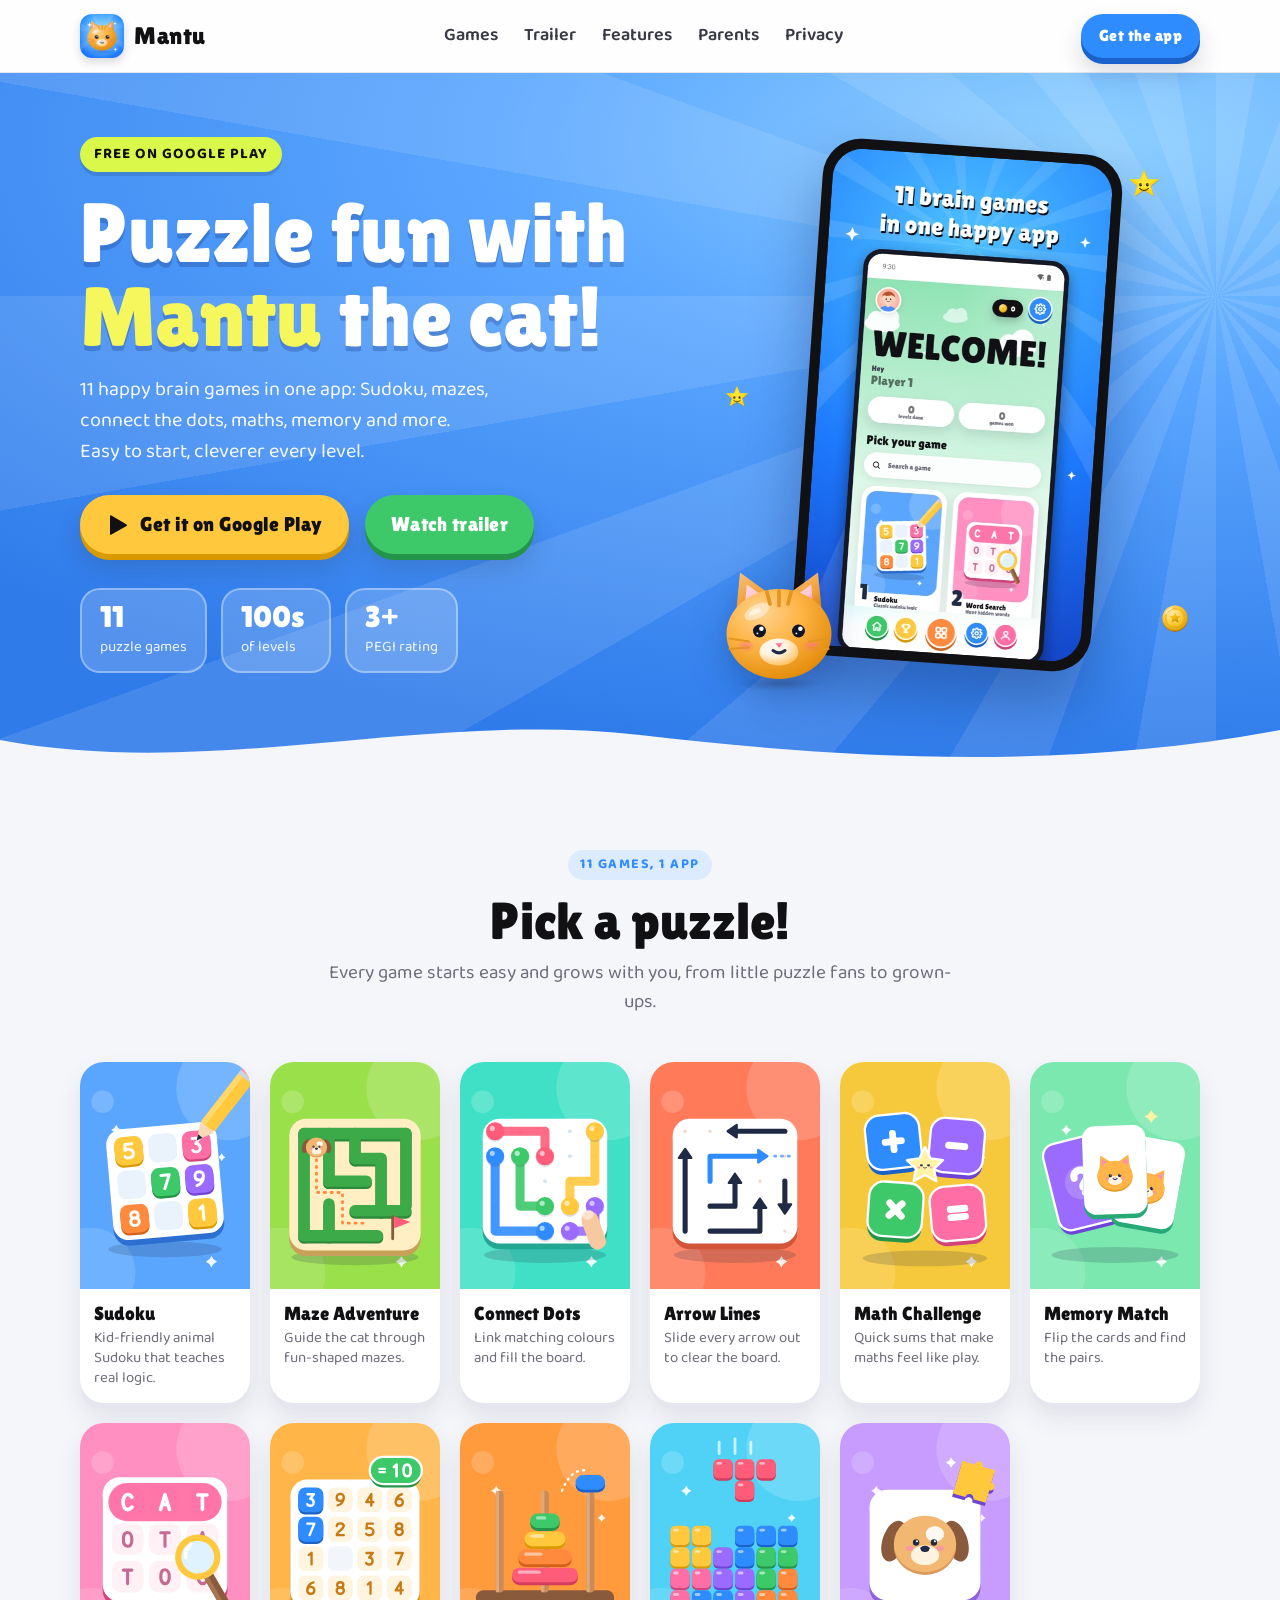
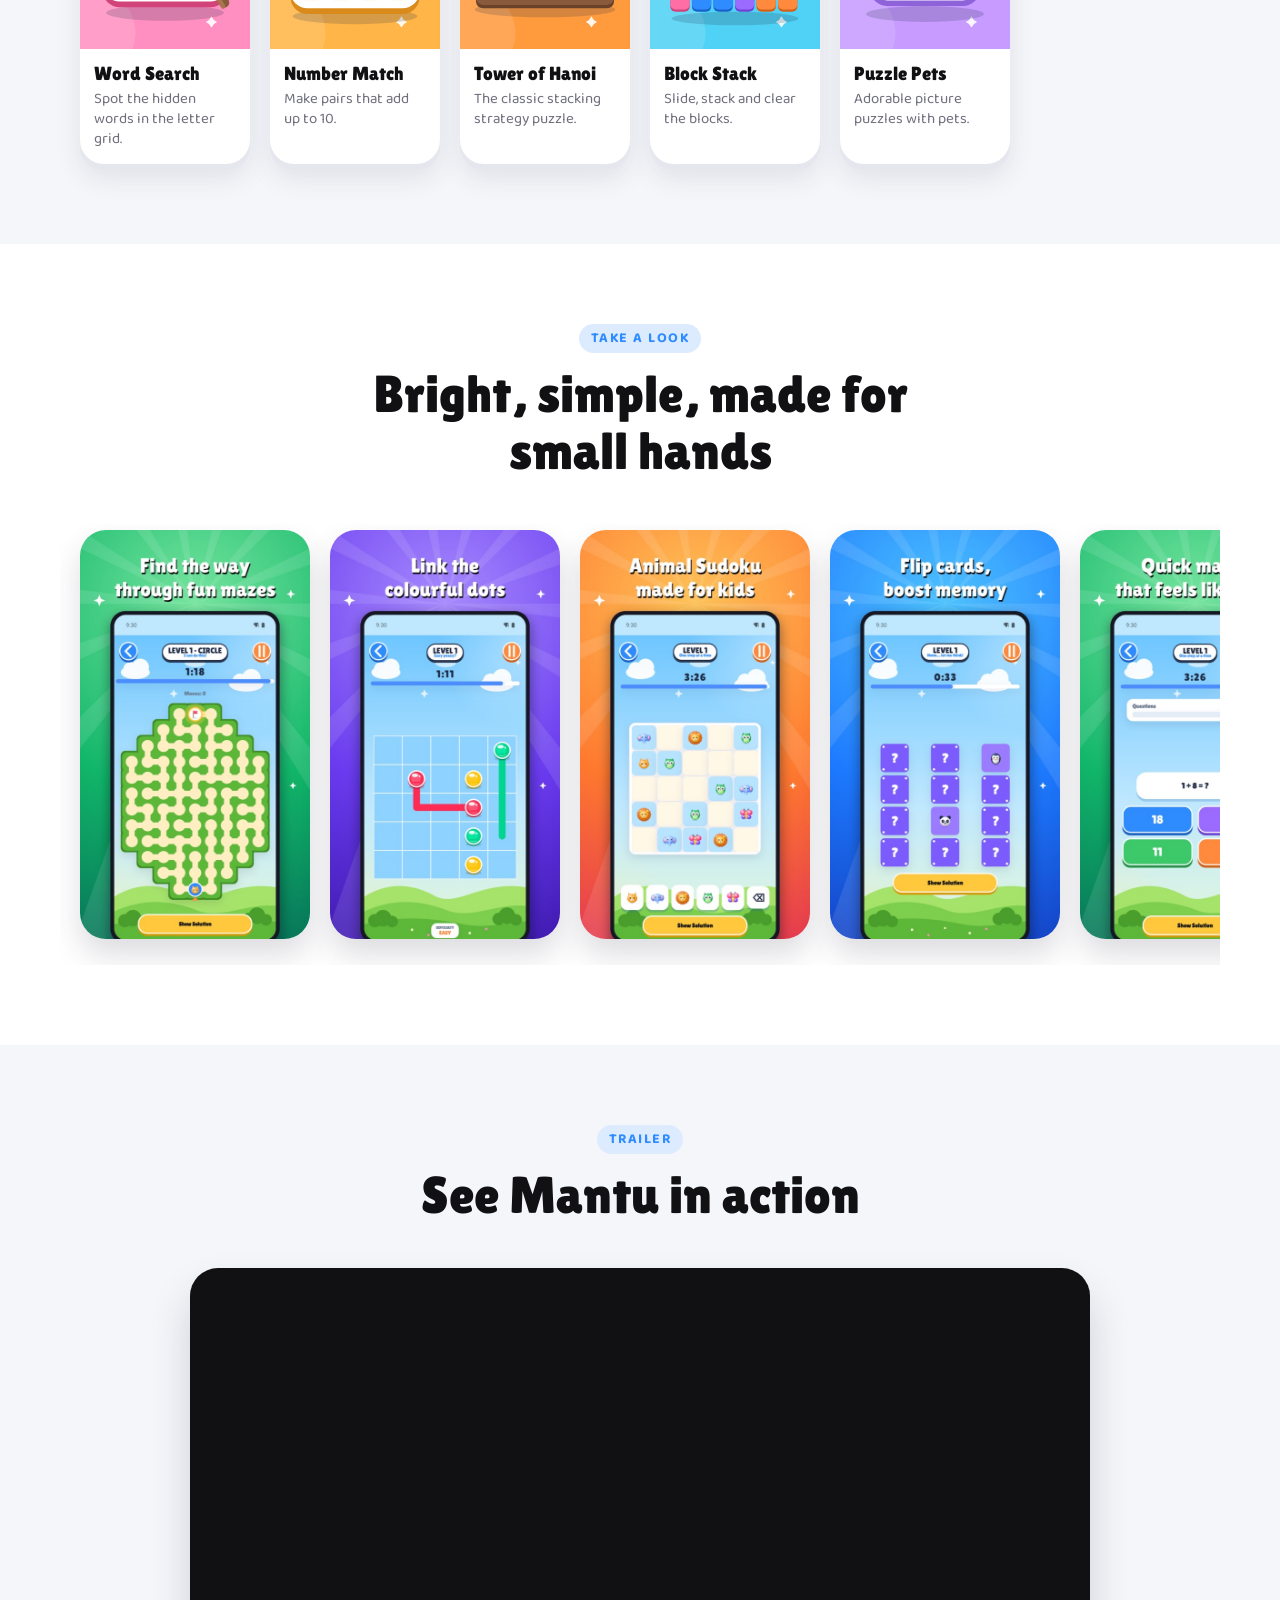
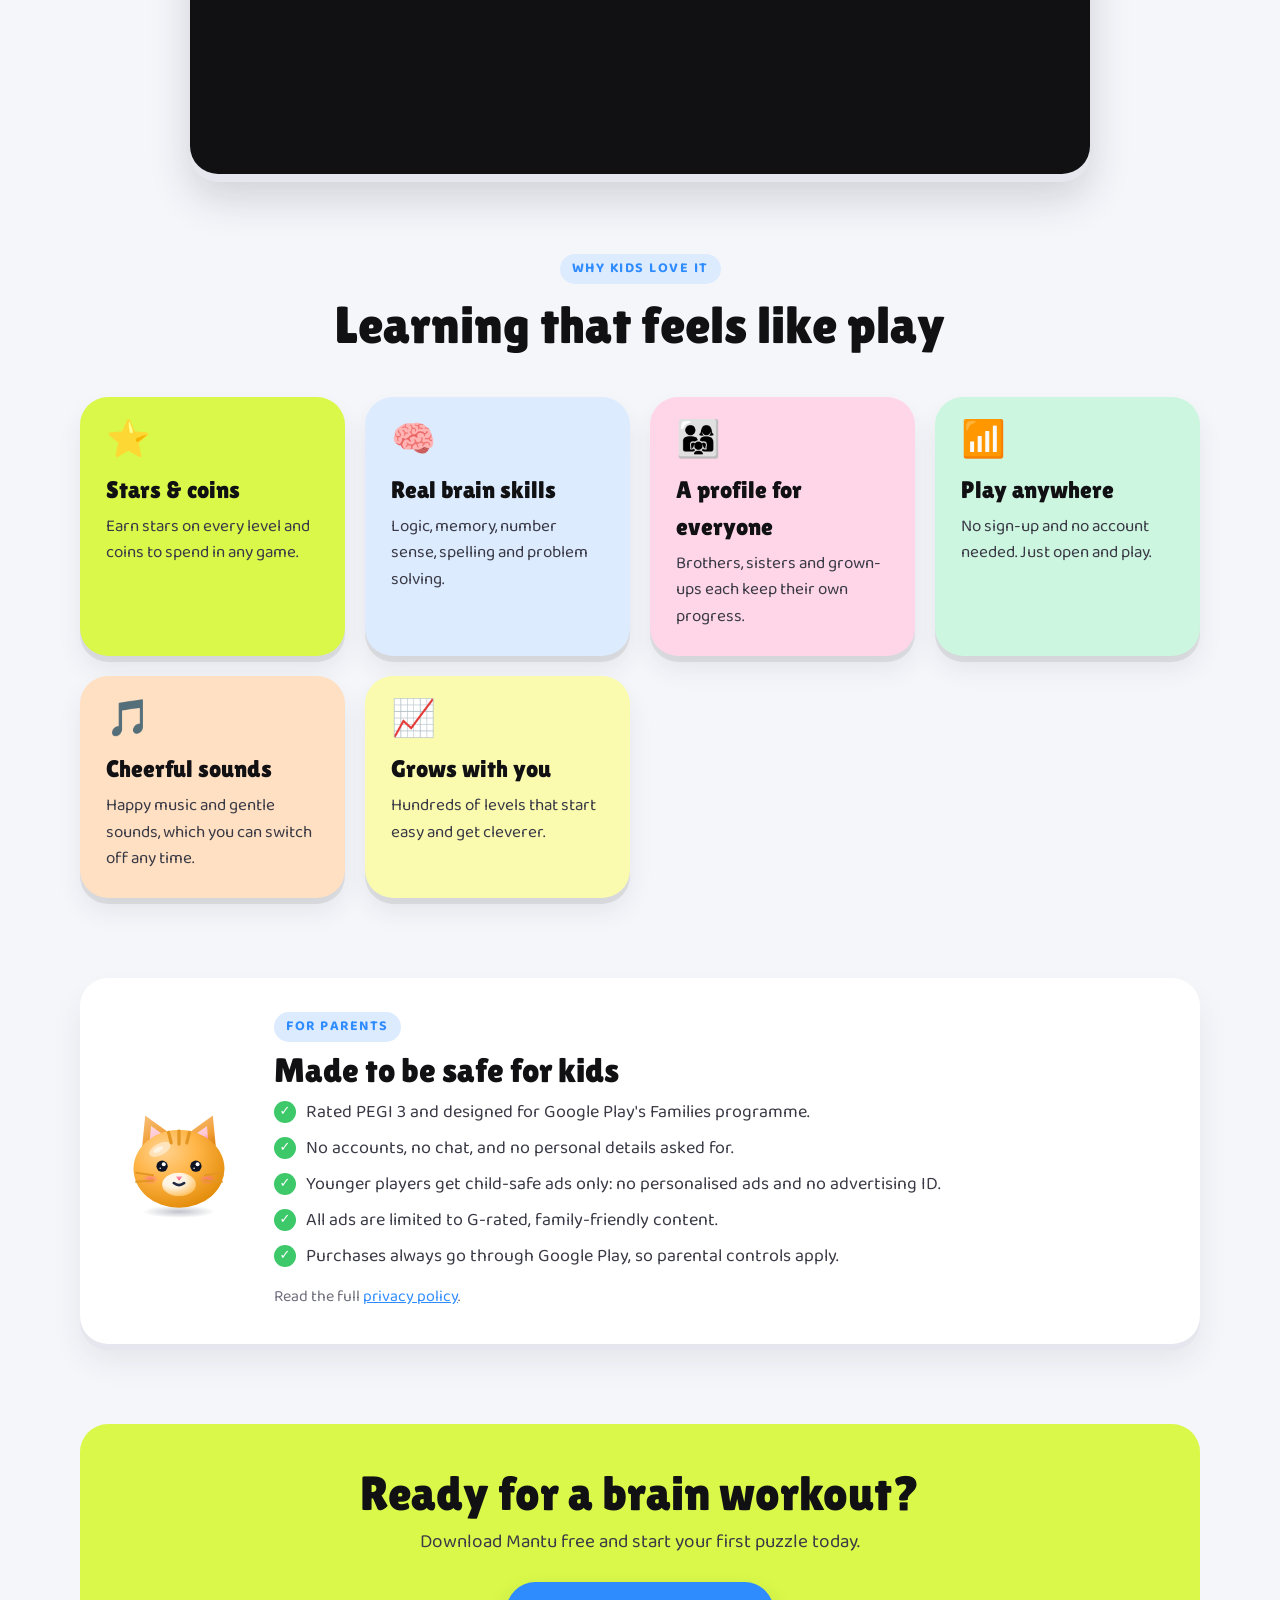
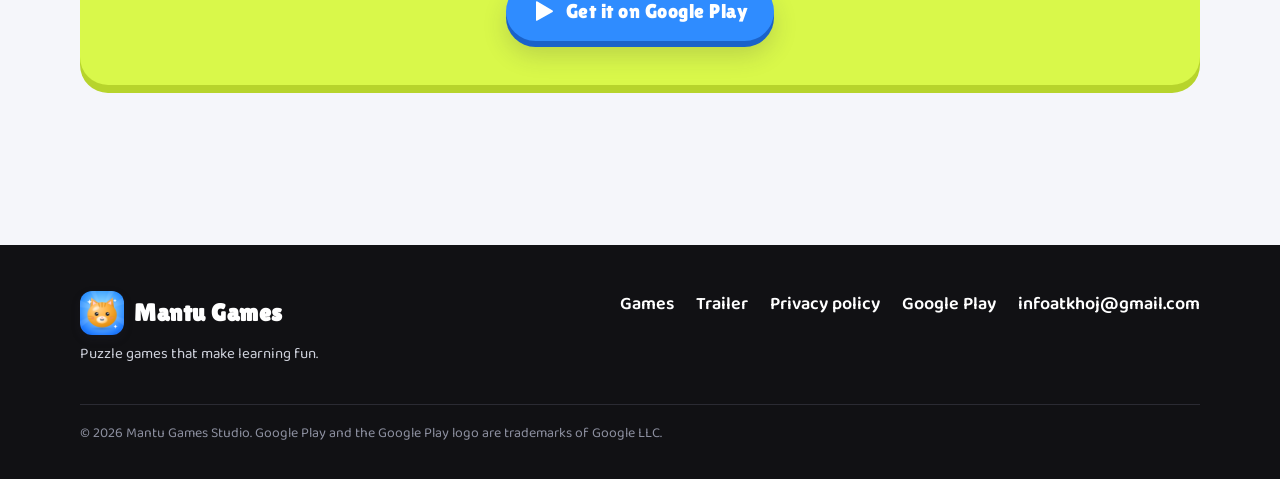
<file: index.html>
<!DOCTYPE html>
<html lang="en">
<head>
  <meta charset="UTF-8" />
  <meta name="viewport" content="width=device-width, initial-scale=1.0" />
  <title>Mantu: Kids Puzzle Games — 11 brain games in one app</title>
  <meta name="description" content="Mantu is a happy collection of 11 kids puzzle games and brain games: Sudoku, mazes, connect the dots, maths, memory, word search and more. Free on Google Play." />
  <meta name="theme-color" content="#5AA6FF" />
  <link rel="icon" type="image/png" href="assets/icon-192.png" />
  <link rel="apple-touch-icon" href="assets/icon-192.png" />
  <meta property="og:type" content="website" />
  <meta property="og:title" content="Mantu: Kids Puzzle Games" />
  <meta property="og:description" content="11 fun puzzle and brain games for kids in one app. Free on Google Play." />
  <meta property="og:image" content="https://mayank11991.github.io/assets/og.jpg" />
  <meta property="og:url" content="https://mayank11991.github.io/" />
  <meta name="twitter:card" content="summary_large_image" />
  <link rel="preconnect" href="https://fonts.googleapis.com" />
  <link rel="preconnect" href="https://fonts.gstatic.com" crossorigin />
  <link href="https://fonts.googleapis.com/css2?family=Baloo+2:wght@500;600;700;800&family=Lilita+One&display=swap" rel="stylesheet" />
  <link rel="stylesheet" href="styles.css?v=3" />
  <script type="application/ld+json">
  {
    "@context": "https://schema.org",
    "@type": "MobileApplication",
    "name": "Mantu: Kids Puzzle Games",
    "operatingSystem": "Android",
    "applicationCategory": "GameApplication",
    "offers": { "@type": "Offer", "price": "0", "priceCurrency": "USD" },
    "url": "https://play.google.com/store/apps/details?id=com.mantugames.app",
    "image": "https://mayank11991.github.io/assets/icon-512.png"
  }
  </script>
</head>
<body>

  <header class="nav">
    <div class="wrap">
      <a href="#top" class="brand"><img src="assets/icon-192.png" alt="" width="44" height="44" /><span>Mantu</span></a>
      <nav class="menu" aria-label="Primary">
        <a href="#games">Games</a>
        <a href="#trailer">Trailer</a>
        <a href="#features">Features</a>
        <a href="#parents">Parents</a>
        <a href="privacy.html">Privacy</a>
      </nav>
      <a class="btn small" href="https://play.google.com/store/apps/details?id=com.mantugames.app">Get the app</a>
    </div>
  </header>

  <main id="top">
    <section class="hero">
      <div class="wrap">
        <div>
          <span class="badge">FREE ON GOOGLE PLAY</span>
          <h1>Puzzle fun with <span class="hl">Mantu</span> the cat!</h1>
          <p class="lead">11 happy brain games in one app: Sudoku, mazes, connect the dots, maths, memory and more. Easy to start, cleverer every level.</p>
          <div class="hero-cta">
            <a class="btn yellow" href="https://play.google.com/store/apps/details?id=com.mantugames.app">
              <svg viewBox="0 0 24 24" width="24" height="24" aria-hidden="true"><path fill="currentColor" d="M4 2.8v18.4c0 .5.5.8 1 .6l15.6-8.9c.5-.3.5-1 0-1.3L5 2.2c-.5-.2-1 .1-1 .6Z"/></svg>
              Get it on Google Play
            </a>
            <a class="btn green" href="#trailer">Watch trailer</a>
          </div>
          <div class="hero-stats">
            <div class="stat"><strong>11</strong><span>puzzle games</span></div>
            <div class="stat"><strong>100s</strong><span>of levels</span></div>
            <div class="stat"><strong>3+</strong><span>PEGI rating</span></div>
          </div>
        </div>
        <div class="hero-art">
          <div class="phone"><img src="assets/shots/01_dash.jpg" alt="Mantu home screen with all the puzzle games" /></div>
          <img class="hero-cat" src="assets/cat.svg" alt="" />
          <img class="sparkle s1" src="assets/star_kawaii_filled.svg" alt="" />
          <img class="sparkle s2" src="assets/star_kawaii_filled.svg" alt="" />
          <img class="sparkle s3" src="assets/coin.svg" alt="" />
        </div>
      </div>
    </section>
    <svg class="wave" viewBox="0 0 1440 60" preserveAspectRatio="none" aria-hidden="true"><path fill="#F5F6FA" d="M0 30 C 240 70 480 0 720 25 S 1200 60 1440 20 V60 H0Z"/></svg>

    <section id="games" class="section">
      <div class="wrap">
        <div class="section-head">
          <span class="kicker">11 games, 1 app</span>
          <h2>Pick a puzzle!</h2>
          <p>Every game starts easy and grows with you, from little puzzle fans to grown-ups.</p>
        </div>
        <div class="game-grid">
          <article class="game"><img src="assets/games/gi_sudoku.svg" alt="" loading="lazy" /><h3>Sudoku</h3><p>Kid-friendly animal Sudoku that teaches real logic.</p></article>
          <article class="game"><img src="assets/games/gi_mazerunner.svg" alt="" loading="lazy" /><h3>Maze Adventure</h3><p>Guide the cat through fun-shaped mazes.</p></article>
          <article class="game"><img src="assets/games/gi_connectdots.svg" alt="" loading="lazy" /><h3>Connect Dots</h3><p>Link matching colours and fill the board.</p></article>
          <article class="game"><img src="assets/games/gi_arrowlines.svg" alt="" loading="lazy" /><h3>Arrow Lines</h3><p>Slide every arrow out to clear the board.</p></article>
          <article class="game"><img src="assets/games/gi_mathchallenge.svg" alt="" loading="lazy" /><h3>Math Challenge</h3><p>Quick sums that make maths feel like play.</p></article>
          <article class="game"><img src="assets/games/gi_cardmemory.svg" alt="" loading="lazy" /><h3>Memory Match</h3><p>Flip the cards and find the pairs.</p></article>
          <article class="game"><img src="assets/games/gi_wordfinder.svg" alt="" loading="lazy" /><h3>Word Search</h3><p>Spot the hidden words in the letter grid.</p></article>
          <article class="game"><img src="assets/games/gi_numbermatch.svg" alt="" loading="lazy" /><h3>Number Match</h3><p>Make pairs that add up to 10.</p></article>
          <article class="game"><img src="assets/games/gi_towerofhanoi.svg" alt="" loading="lazy" /><h3>Tower of Hanoi</h3><p>The classic stacking strategy puzzle.</p></article>
          <article class="game"><img src="assets/games/gi_blockpuzzle.svg" alt="" loading="lazy" /><h3>Block Stack</h3><p>Slide, stack and clear the blocks.</p></article>
          <article class="game"><img src="assets/games/gi_puzzlepets.svg" alt="" loading="lazy" /><h3>Puzzle Pets</h3><p>Adorable picture puzzles with pets.</p></article>
        </div>
      </div>
    </section>

    <section class="section shots-band" aria-label="Screenshots">
      <div class="wrap">
        <div class="section-head">
          <span class="kicker">Take a look</span>
          <h2>Bright, simple, made for small hands</h2>
        </div>
        <div class="shots">
          <img src="assets/shots/02_maze.jpg" alt="Maze Adventure" loading="lazy" />
          <img src="assets/shots/03_dots.jpg" alt="Connect Dots" loading="lazy" />
          <img src="assets/shots/04_sudoku.jpg" alt="Animal Sudoku" loading="lazy" />
          <img src="assets/shots/05_memory.jpg" alt="Memory Match" loading="lazy" />
          <img src="assets/shots/06_math.jpg" alt="Math Challenge" loading="lazy" />
          <img src="assets/shots/07_word.jpg" alt="Word Search" loading="lazy" />
          <img src="assets/shots/08_arrow.jpg" alt="Arrow Lines" loading="lazy" />
        </div>
      </div>
    </section>

    <section id="trailer" class="section">
      <div class="wrap">
        <div class="section-head">
          <span class="kicker">Trailer</span>
          <h2>See Mantu in action</h2>
        </div>
        <div class="video">
          <iframe src="https://www.youtube-nocookie.com/embed/-76iHY5-1Ok?rel=0" title="Mantu: Kids Puzzle Games trailer" loading="lazy"
                  allow="accelerometer; encrypted-media; gyroscope; picture-in-picture" allowfullscreen></iframe>
        </div>
      </div>
    </section>

    <section id="features" class="section" style="padding-top:0">
      <div class="wrap">
        <div class="section-head">
          <span class="kicker">Why kids love it</span>
          <h2>Learning that feels like play</h2>
        </div>
        <div class="feature-grid">
          <article class="feature c-lime"><div class="ico">⭐</div><h3>Stars &amp; coins</h3><p>Earn stars on every level and coins to spend in any game.</p></article>
          <article class="feature c-sky"><div class="ico">🧠</div><h3>Real brain skills</h3><p>Logic, memory, number sense, spelling and problem solving.</p></article>
          <article class="feature c-pink"><div class="ico">👨‍👩‍👧</div><h3>A profile for everyone</h3><p>Brothers, sisters and grown-ups each keep their own progress.</p></article>
          <article class="feature c-mint"><div class="ico">📶</div><h3>Play anywhere</h3><p>No sign-up and no account needed. Just open and play.</p></article>
          <article class="feature c-orange"><div class="ico">🎵</div><h3>Cheerful sounds</h3><p>Happy music and gentle sounds, which you can switch off any time.</p></article>
          <article class="feature c-yellow"><div class="ico">📈</div><h3>Grows with you</h3><p>Hundreds of levels that start easy and get cleverer.</p></article>
        </div>
      </div>
    </section>

    <section id="parents" class="section" style="padding-top:0">
      <div class="wrap">
        <div class="parents">
          <img src="assets/cat.svg" alt="" />
          <div>
            <span class="kicker">For parents</span>
            <h2 style="margin-top:10px">Made to be safe for kids</h2>
            <ul>
              <li>Rated PEGI 3 and designed for Google Play's Families programme.</li>
              <li>No accounts, no chat, and no personal details asked for.</li>
              <li>Younger players get child-safe ads only: no personalised ads and no advertising ID.</li>
              <li>All ads are limited to G-rated, family-friendly content.</li>
              <li>Purchases always go through Google Play, so parental controls apply.</li>
            </ul>
            <p style="margin-top:14px;font-size:16px;color:var(--muted)">Read the full <a href="privacy.html" style="color:var(--blue)">privacy policy</a>.</p>
          </div>
        </div>
      </div>
    </section>

    <section class="section" style="padding-top:0">
      <div class="wrap">
        <div class="cta-band">
          <h2>Ready for a brain workout?</h2>
          <p>Download Mantu free and start your first puzzle today.</p>
          <a class="btn" href="https://play.google.com/store/apps/details?id=com.mantugames.app">
            <svg viewBox="0 0 24 24" width="24" height="24" aria-hidden="true"><path fill="currentColor" d="M4 2.8v18.4c0 .5.5.8 1 .6l15.6-8.9c.5-.3.5-1 0-1.3L5 2.2c-.5-.2-1 .1-1 .6Z"/></svg>
            Get it on Google Play
          </a>
        </div>
      </div>
    </section>
  </main>

  <footer class="footer">
    <div class="wrap">
      <div>
        <a href="#top" class="brand"><img src="assets/icon-192.png" alt="" width="44" height="44" /><span>Mantu Games</span></a>
        <p>Puzzle games that make learning fun.</p>
      </div>
      <nav aria-label="Footer">
        <a href="#games">Games</a>
        <a href="#trailer">Trailer</a>
        <a href="privacy.html">Privacy policy</a>
        <a href="https://play.google.com/store/apps/details?id=com.mantugames.app">Google Play</a>
        <a href="mailto:infoatkhoj@gmail.com">infoatkhoj@gmail.com</a>
      </nav>
      <p class="fine">© 2026 Mantu Games Studio. Google Play and the Google Play logo are trademarks of Google LLC.</p>
    </div>
  </footer>
</body>
</html>
</file>
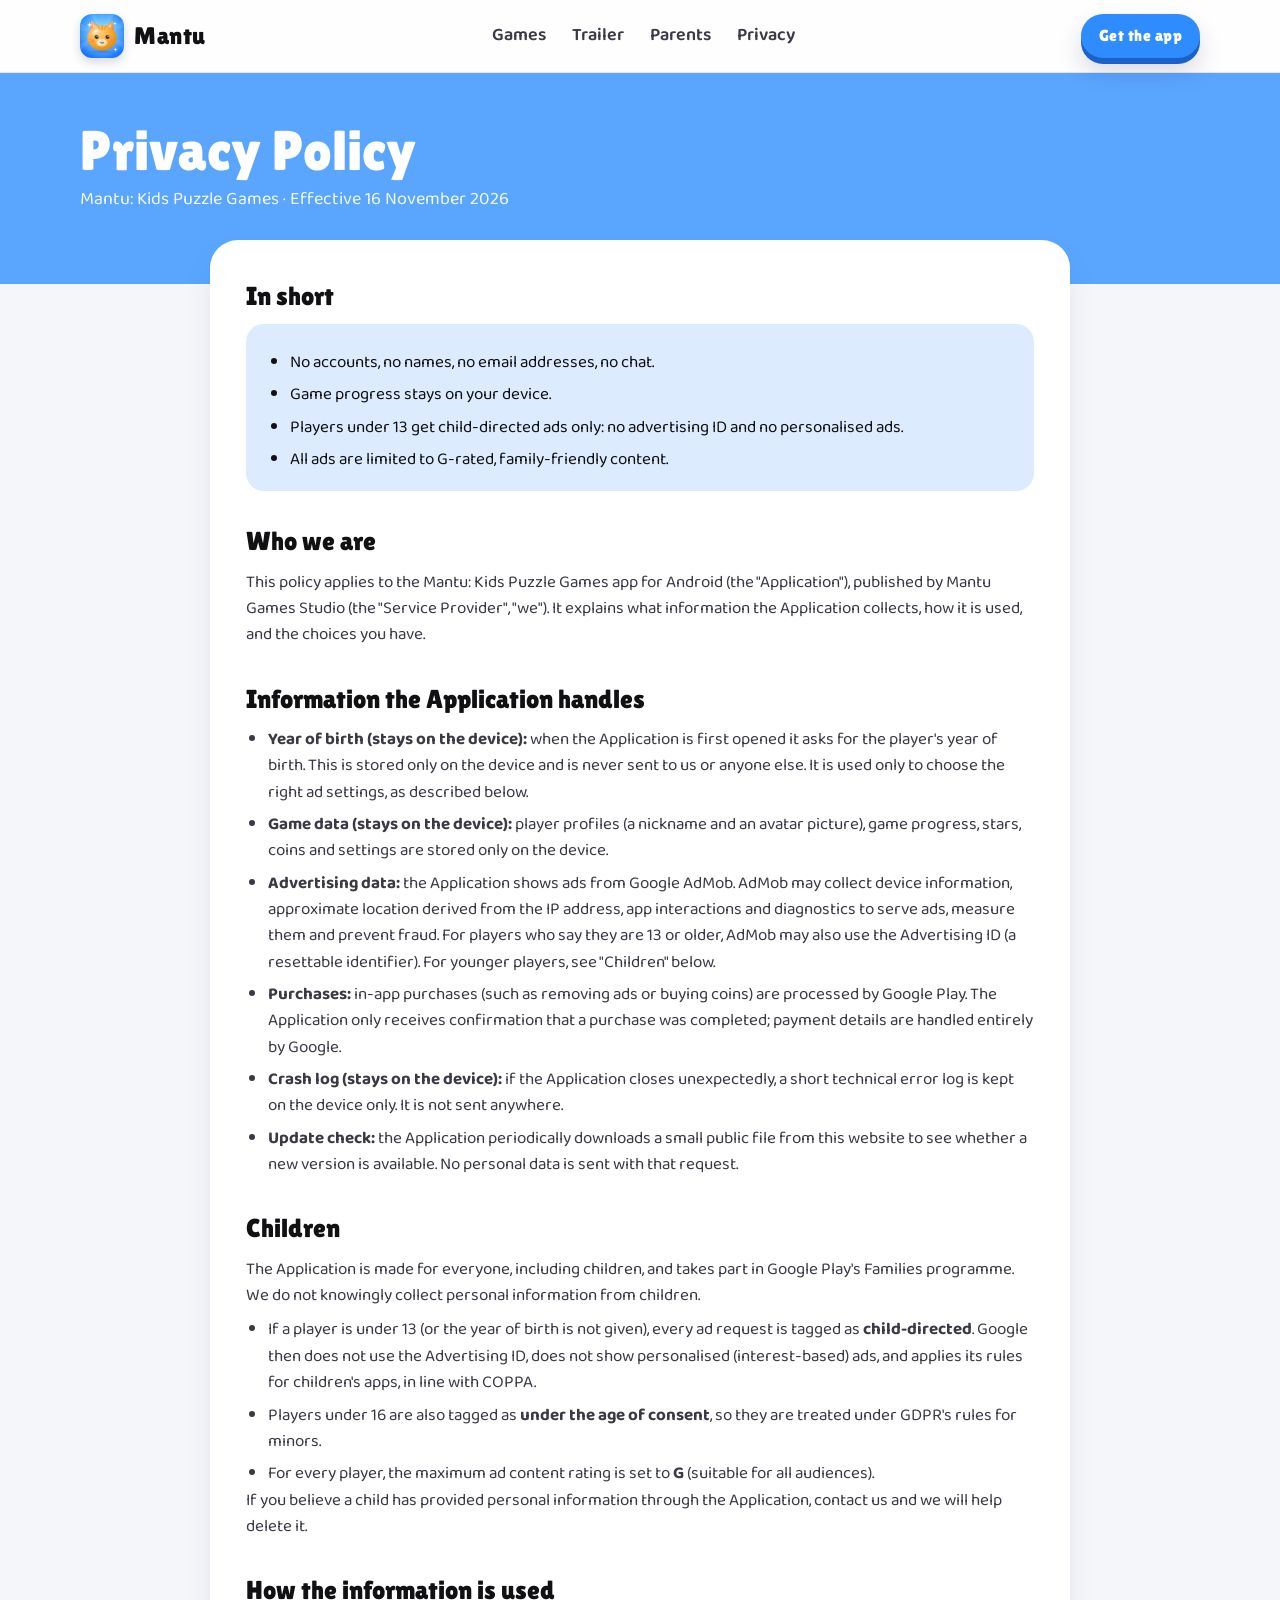
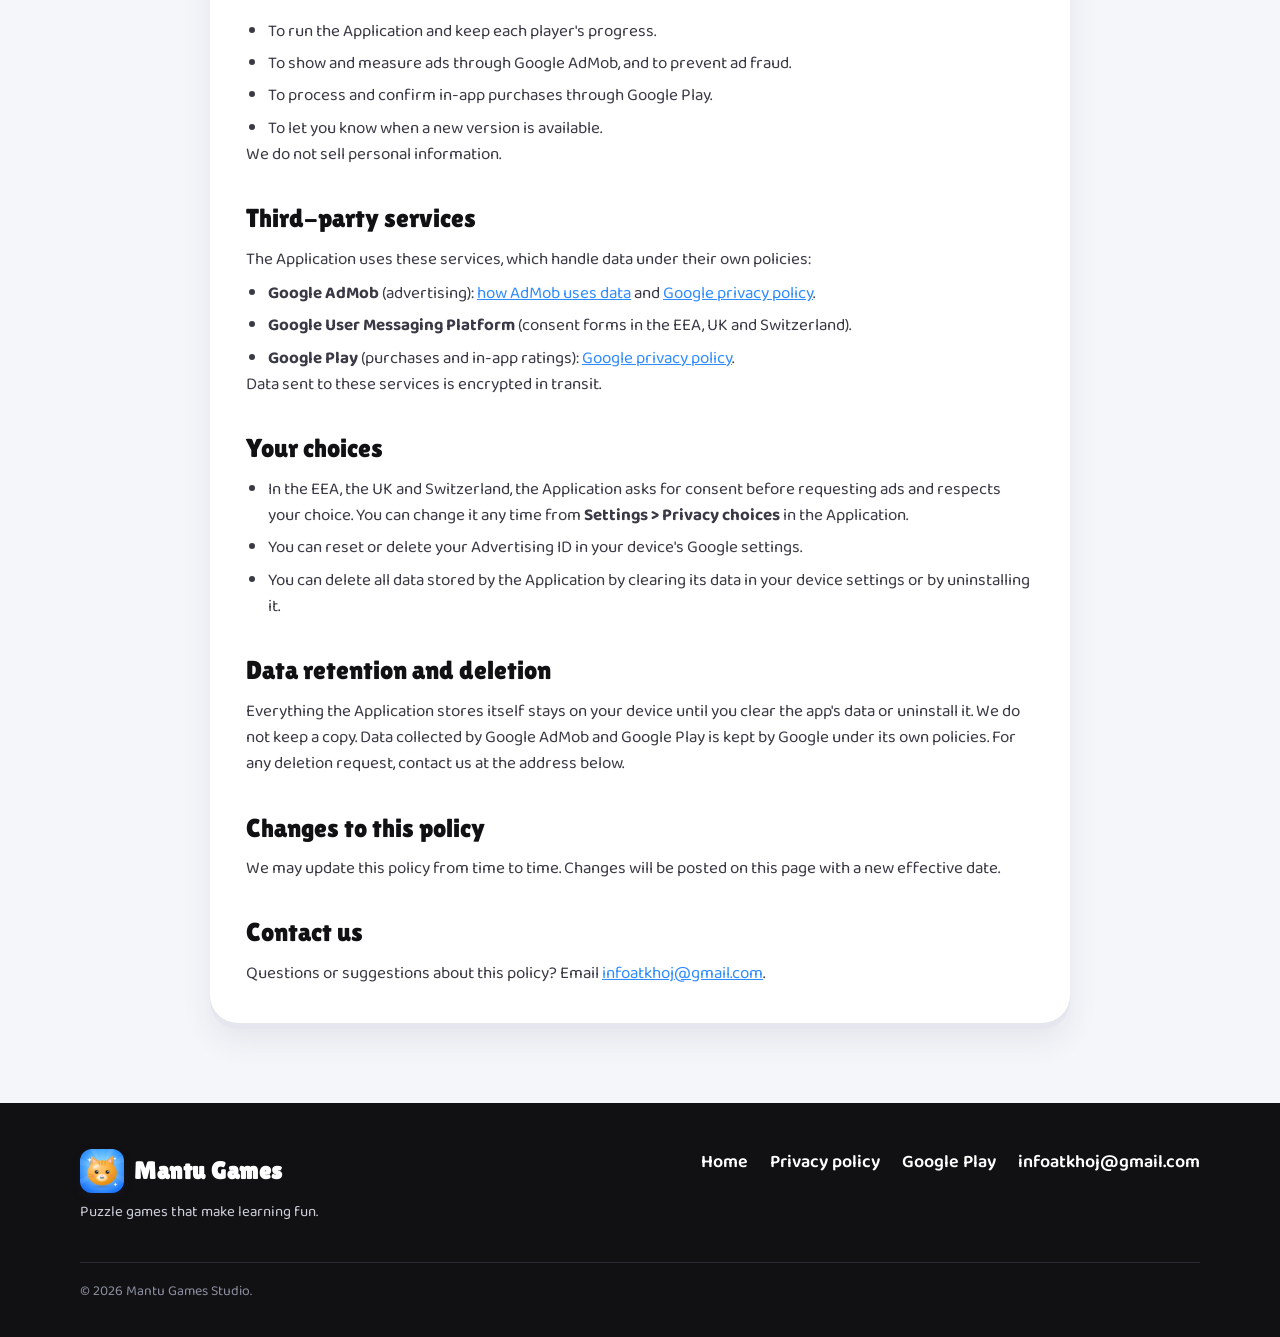
<file: privacy.html>
<!DOCTYPE html>
<html lang="en">
<head>
  <meta charset="UTF-8" />
  <meta name="viewport" content="width=device-width, initial-scale=1.0" />
  <title>Privacy Policy — Mantu Games</title>
  <meta name="description" content="Privacy Policy for the Mantu: Kids Puzzle Games app: what information the app collects, how it is used, and the choices you have." />
  <meta name="theme-color" content="#5AA6FF" />
  <link rel="icon" type="image/png" href="assets/icon-192.png" />
  <link rel="preconnect" href="https://fonts.googleapis.com" />
  <link rel="preconnect" href="https://fonts.gstatic.com" crossorigin />
  <link href="https://fonts.googleapis.com/css2?family=Baloo+2:wght@500;600;700;800&family=Lilita+One&display=swap" rel="stylesheet" />
  <link rel="stylesheet" href="styles.css?v=3" />
</head>
<body>

  <header class="nav">
    <div class="wrap">
      <a href="index.html" class="brand"><img src="assets/icon-192.png" alt="" width="44" height="44" /><span>Mantu</span></a>
      <nav class="menu" aria-label="Primary">
        <a href="index.html#games">Games</a>
        <a href="index.html#trailer">Trailer</a>
        <a href="index.html#parents">Parents</a>
        <a href="privacy.html">Privacy</a>
      </nav>
      <a class="btn small" href="https://play.google.com/store/apps/details?id=com.mantugames.app">Get the app</a>
    </div>
  </header>

  <main>
    <section class="doc-hero">
      <div class="wrap">
        <h1>Privacy Policy</h1>
        <p>Mantu: Kids Puzzle Games · Effective 16 November 2026</p>
      </div>
    </section>

    <article class="doc">
      <h2>In short</h2>
      <div class="summary">
        <ul>
          <li>No accounts, no names, no email addresses, no chat.</li>
          <li>Game progress stays on your device.</li>
          <li>Players under 13 get child-directed ads only: no advertising ID and no personalised ads.</li>
          <li>All ads are limited to G-rated, family-friendly content.</li>
        </ul>
      </div>

      <h2>Who we are</h2>
      <p>This policy applies to the Mantu: Kids Puzzle Games app for Android (the "Application"), published by Mantu Games Studio (the "Service Provider", "we"). It explains what information the Application collects, how it is used, and the choices you have.</p>

      <h2>Information the Application handles</h2>
      <ul>
        <li><strong>Year of birth (stays on the device):</strong> when the Application is first opened it asks for the player's year of birth. This is stored only on the device and is never sent to us or anyone else. It is used only to choose the right ad settings, as described below.</li>
        <li><strong>Game data (stays on the device):</strong> player profiles (a nickname and an avatar picture), game progress, stars, coins and settings are stored only on the device.</li>
        <li><strong>Advertising data:</strong> the Application shows ads from Google AdMob. AdMob may collect device information, approximate location derived from the IP address, app interactions and diagnostics to serve ads, measure them and prevent fraud. For players who say they are 13 or older, AdMob may also use the Advertising ID (a resettable identifier). For younger players, see "Children" below.</li>
        <li><strong>Purchases:</strong> in-app purchases (such as removing ads or buying coins) are processed by Google Play. The Application only receives confirmation that a purchase was completed; payment details are handled entirely by Google.</li>
        <li><strong>Crash log (stays on the device):</strong> if the Application closes unexpectedly, a short technical error log is kept on the device only. It is not sent anywhere.</li>
        <li><strong>Update check:</strong> the Application periodically downloads a small public file from this website to see whether a new version is available. No personal data is sent with that request.</li>
      </ul>

      <h2>Children</h2>
      <p>The Application is made for everyone, including children, and takes part in Google Play's Families programme. We do not knowingly collect personal information from children.</p>
      <ul>
        <li>If a player is under 13 (or the year of birth is not given), every ad request is tagged as <strong>child-directed</strong>. Google then does not use the Advertising ID, does not show personalised (interest-based) ads, and applies its rules for children's apps, in line with COPPA.</li>
        <li>Players under 16 are also tagged as <strong>under the age of consent</strong>, so they are treated under GDPR's rules for minors.</li>
        <li>For every player, the maximum ad content rating is set to <strong>G</strong> (suitable for all audiences).</li>
      </ul>
      <p>If you believe a child has provided personal information through the Application, contact us and we will help delete it.</p>

      <h2>How the information is used</h2>
      <ul>
        <li>To run the Application and keep each player's progress.</li>
        <li>To show and measure ads through Google AdMob, and to prevent ad fraud.</li>
        <li>To process and confirm in-app purchases through Google Play.</li>
        <li>To let you know when a new version is available.</li>
      </ul>
      <p>We do not sell personal information.</p>

      <h2>Third-party services</h2>
      <p>The Application uses these services, which handle data under their own policies:</p>
      <ul>
        <li><strong>Google AdMob</strong> (advertising): <a href="https://support.google.com/admob/answer/6128543" target="_blank" rel="noopener noreferrer">how AdMob uses data</a> and <a href="https://policies.google.com/privacy" target="_blank" rel="noopener noreferrer">Google privacy policy</a>.</li>
        <li><strong>Google User Messaging Platform</strong> (consent forms in the EEA, UK and Switzerland).</li>
        <li><strong>Google Play</strong> (purchases and in-app ratings): <a href="https://policies.google.com/privacy" target="_blank" rel="noopener noreferrer">Google privacy policy</a>.</li>
      </ul>
      <p>Data sent to these services is encrypted in transit.</p>

      <h2>Your choices</h2>
      <ul>
        <li>In the EEA, the UK and Switzerland, the Application asks for consent before requesting ads and respects your choice. You can change it any time from <strong>Settings &gt; Privacy choices</strong> in the Application.</li>
        <li>You can reset or delete your Advertising ID in your device's Google settings.</li>
        <li>You can delete all data stored by the Application by clearing its data in your device settings or by uninstalling it.</li>
      </ul>

      <h2>Data retention and deletion</h2>
      <p>Everything the Application stores itself stays on your device until you clear the app's data or uninstall it. We do not keep a copy. Data collected by Google AdMob and Google Play is kept by Google under its own policies. For any deletion request, contact us at the address below.</p>

      <h2>Changes to this policy</h2>
      <p>We may update this policy from time to time. Changes will be posted on this page with a new effective date.</p>

      <h2>Contact us</h2>
      <p>Questions or suggestions about this policy? Email <a href="mailto:infoatkhoj@gmail.com">infoatkhoj@gmail.com</a>.</p>
    </article>
  </main>

  <footer class="footer">
    <div class="wrap">
      <div>
        <a href="index.html" class="brand"><img src="assets/icon-192.png" alt="" width="44" height="44" /><span>Mantu Games</span></a>
        <p>Puzzle games that make learning fun.</p>
      </div>
      <nav aria-label="Footer">
        <a href="index.html">Home</a>
        <a href="privacy.html">Privacy policy</a>
        <a href="https://play.google.com/store/apps/details?id=com.mantugames.app">Google Play</a>
        <a href="mailto:infoatkhoj@gmail.com">infoatkhoj@gmail.com</a>
      </nav>
      <p class="fine">© 2026 Mantu Games Studio.</p>
    </div>
  </footer>
</body>
</html>
</file>
<file: styles.css>
/* Mantu Games website, matching the app's bright "clay pop" theme. */
:root {
  --ink: #111114;
  --ink-soft: #3a3a46;
  --muted: #6e6e7c;
  --paper: #ffffff;
  --paper-soft: #f5f6fa;
  --line: #e6e7ee;
  --shadow: 42, 46, 69;
  --lime: #d9f84a;
  --yellow: #f6f75c;
  --sky: #5aa6ff;
  --sky-soft: #ddebff;
  --mint: #7be8b0;
  --pink: #ff8fc0;
  --orange: #ff9a3d;
  --blue: #2f8cff;
  --blue-lip: #1a62c9;
  --cta-yellow: #ffc83d;
  --cta-yellow-lip: #d99a00;
  --cta-green: #3dc86a;
  --cta-green-lip: #239448;
  --radius: 28px;
  --font-display: "Lilita One", "Baloo 2", system-ui, sans-serif;
  --font-body: "Baloo 2", system-ui, sans-serif;
}

* { margin: 0; padding: 0; box-sizing: border-box; }
html { scroll-behavior: smooth; }
body {
  font-family: var(--font-body);
  font-size: 18px;
  line-height: 1.55;
  color: var(--ink);
  background: var(--paper-soft);
  overflow-x: hidden;
}
img { display: block; max-width: 100%; height: auto; }
a { color: inherit; }

.wrap { max-width: 1160px; margin: 0 auto; padding: 0 20px; }

/* ── Buttons: chunky pills with a coloured "lip", like the app's CTAs ── */
.btn {
  display: inline-flex; align-items: center; gap: 10px;
  font-family: var(--font-display);
  font-size: 20px; letter-spacing: .5px;
  text-decoration: none; white-space: nowrap;
  padding: 14px 26px; border-radius: 999px; border: 0; cursor: pointer;
  color: #fff; background: var(--blue);
  box-shadow: 0 6px 0 var(--blue-lip), 0 14px 24px rgba(var(--shadow), .18);
  transition: transform .12s ease, box-shadow .12s ease;
}
.btn:hover { transform: translateY(-2px); box-shadow: 0 8px 0 var(--blue-lip), 0 18px 28px rgba(var(--shadow), .22); }
.btn:active { transform: translateY(4px); box-shadow: 0 2px 0 var(--blue-lip), 0 6px 12px rgba(var(--shadow), .18); }
.btn.yellow { background: var(--cta-yellow); color: var(--ink); box-shadow: 0 6px 0 var(--cta-yellow-lip), 0 14px 24px rgba(var(--shadow), .18); }
.btn.yellow:hover { box-shadow: 0 8px 0 var(--cta-yellow-lip), 0 18px 28px rgba(var(--shadow), .22); }
.btn.green { background: var(--cta-green); box-shadow: 0 6px 0 var(--cta-green-lip), 0 14px 24px rgba(var(--shadow), .18); }
.btn.green:hover { box-shadow: 0 8px 0 var(--cta-green-lip), 0 18px 28px rgba(var(--shadow), .22); }
.btn.small { font-size: 16px; padding: 10px 18px; }
.btn svg { flex: none; }

/* ── Nav ── */
.nav {
  position: sticky; top: 0; z-index: 20;
  background: rgba(255, 255, 255, .86);
  backdrop-filter: blur(12px); -webkit-backdrop-filter: blur(12px);
  border-bottom: 1px solid var(--line);
}
.nav .wrap { display: flex; align-items: center; justify-content: space-between; gap: 16px; height: 72px; }
.brand { display: flex; align-items: center; gap: 10px; text-decoration: none; }
.brand img { width: 44px; height: 44px; border-radius: 12px; box-shadow: 0 4px 10px rgba(var(--shadow), .18); }
.brand span { font-family: var(--font-display); font-size: 24px; letter-spacing: .5px; }
.menu { display: flex; gap: 26px; }
.menu a { text-decoration: none; font-weight: 600; color: var(--ink-soft); }
.menu a:hover { color: var(--blue); }

/* ── Hero ── */
.hero {
  position: relative; overflow: hidden;
  background: radial-gradient(120% 90% at 85% 10%, #8fd0ff 0%, var(--sky) 38%, #2f7bea 100%);
  color: #fff;
}
.hero::before { /* soft sun rays, like the icon background */
  content: ""; position: absolute; inset: -40%;
  background: repeating-conic-gradient(from 0deg at 75% 40%, rgba(255,255,255,.10) 0deg 10deg, transparent 10deg 20deg);
  pointer-events: none;
}
.hero .wrap {
  position: relative; display: grid; grid-template-columns: 1.1fr .9fr;
  align-items: center; gap: 40px; padding-top: 64px; padding-bottom: 96px;
}
.badge {
  display: inline-block; font-weight: 700; font-size: 15px; letter-spacing: 1px;
  background: var(--lime); color: var(--ink);
  padding: 6px 14px; border-radius: 999px;
  box-shadow: 0 4px 0 rgba(0,0,0,.12);
}
.hero h1 {
  font-family: var(--font-display); font-weight: 400;
  font-size: clamp(44px, 7vw, 84px); line-height: 1.0;
  margin: 18px 0 16px; text-shadow: 0 5px 0 rgba(17, 40, 110, .25);
}
.hero h1 .hl { color: var(--yellow); }
.hero p.lead { font-size: 20px; max-width: 34ch; opacity: .95; }
.hero-cta { display: flex; flex-wrap: wrap; gap: 16px; margin-top: 28px; }
.hero-stats { display: flex; gap: 14px; margin-top: 34px; flex-wrap: wrap; }
.stat {
  background: rgba(255,255,255,.18); border: 2px solid rgba(255,255,255,.35);
  border-radius: 20px; padding: 10px 18px; min-width: 110px;
}
.stat strong { display: block; font-family: var(--font-display); font-size: 30px; font-weight: 400; line-height: 1.1; }
.stat span { font-size: 15px; opacity: .9; }

.hero-art { position: relative; display: flex; justify-content: center; }
.phone {
  width: min(300px, 70vw); border-radius: 38px; padding: 10px;
  background: var(--ink); box-shadow: 0 30px 60px rgba(10, 30, 90, .35);
  transform: rotate(4deg);
}
.phone img { border-radius: 30px; }
.hero-cat {
  position: absolute; left: -10px; bottom: -36px; width: 150px;
  filter: drop-shadow(0 12px 18px rgba(10, 30, 90, .3));
  animation: bob 3.2s ease-in-out infinite;
}
.sparkle { position: absolute; width: 34px; animation: twinkle 2.6s ease-in-out infinite; }
.sparkle.s1 { top: 4%; right: 8%; }
.sparkle.s2 { top: 46%; left: 2%; width: 26px; animation-delay: .8s; }
.sparkle.s3 { bottom: 6%; right: 2%; width: 30px; animation-delay: 1.5s; }
@keyframes bob { 0%, 100% { transform: translateY(0) } 50% { transform: translateY(-10px) } }
@keyframes twinkle { 0%, 100% { transform: scale(1); opacity: 1 } 50% { transform: scale(.75); opacity: .65 } }

.wave { display: block; width: 100%; height: 60px; margin-top: -59px; position: relative; }

/* ── Sections ── */
.section { padding: 80px 0; }
.section-head { text-align: center; max-width: 640px; margin: 0 auto 44px; }
.kicker {
  display: inline-block; font-weight: 700; font-size: 14px; letter-spacing: 1.5px; text-transform: uppercase;
  color: var(--blue); background: var(--sky-soft); padding: 4px 12px; border-radius: 999px;
}
.section-head h2 { font-family: var(--font-display); font-weight: 400; font-size: clamp(34px, 5vw, 52px); line-height: 1.1; margin: 12px 0 10px; }
.section-head p { color: var(--muted); font-size: 19px; }

/* Game cards use the app's own card art */
.game-grid { display: grid; grid-template-columns: repeat(auto-fill, minmax(160px, 1fr)); gap: 20px; }
.game {
  background: var(--paper); border-radius: 24px; overflow: hidden;
  box-shadow: 0 6px 0 var(--line), 0 14px 26px rgba(var(--shadow), .10);
  transition: transform .15s ease;
}
.game:hover { transform: translateY(-4px) rotate(-1deg); }
.game img { aspect-ratio: 3 / 4; width: 100%; object-fit: cover; }
.game h3 { font-family: var(--font-display); font-weight: 400; font-size: 19px; padding: 10px 14px 0; }
.game p { font-size: 15px; color: var(--muted); padding: 0 14px 14px; line-height: 1.35; }

/* Screenshots strip */
.shots-band { background: var(--paper); }
.shots {
  display: flex; gap: 20px; overflow-x: auto; scroll-snap-type: x mandatory;
  padding: 6px 20px 26px; margin: 0 -20px;
  scrollbar-width: thin;
}
.shots img {
  flex: none; width: 230px; border-radius: 26px; scroll-snap-align: center;
  box-shadow: 0 16px 30px rgba(var(--shadow), .16);
}

/* Features */
.feature-grid { display: grid; grid-template-columns: repeat(auto-fill, minmax(250px, 1fr)); gap: 20px; }
.feature {
  border-radius: var(--radius); padding: 26px;
  box-shadow: 0 6px 0 rgba(0,0,0,.08), 0 14px 24px rgba(var(--shadow), .08);
}
.feature .ico { font-size: 36px; line-height: 1; }
.feature h3 { font-family: var(--font-display); font-weight: 400; font-size: 24px; margin: 12px 0 6px; }
.feature p { color: var(--ink-soft); font-size: 17px; }
.c-lime { background: var(--lime); }
.c-sky { background: var(--sky-soft); }
.c-pink { background: #ffd6e8; }
.c-mint { background: #cdf6e0; }
.c-orange { background: #ffe0c2; }
.c-yellow { background: #fbfbb0; }

/* Video */
.video {
  max-width: 900px; margin: 0 auto; aspect-ratio: 16 / 9;
  border-radius: var(--radius); overflow: hidden; background: var(--ink);
  box-shadow: 0 8px 0 var(--line), 0 24px 40px rgba(var(--shadow), .18);
}
.video iframe { width: 100%; height: 100%; border: 0; display: block; }

/* Parents */
.parents {
  display: grid; grid-template-columns: auto 1fr; gap: 30px; align-items: center;
  background: var(--paper); border-radius: var(--radius); padding: 34px;
  box-shadow: 0 6px 0 var(--line), 0 18px 30px rgba(var(--shadow), .08);
}
.parents img { width: 130px; }
.parents h2 { font-family: var(--font-display); font-weight: 400; font-size: 34px; line-height: 1.1; margin-bottom: 10px; }
.parents ul { list-style: none; display: grid; gap: 8px; margin-top: 8px; }
.parents li { padding-left: 32px; position: relative; color: var(--ink-soft); }
.parents li::before {
  content: "✓"; position: absolute; left: 0; top: 2px; width: 22px; height: 22px; border-radius: 50%;
  background: var(--cta-green); color: #fff; font-size: 13px; font-weight: 700;
  display: grid; place-items: center;
}

/* Final CTA */
.cta-band {
  background: var(--lime); border-radius: var(--radius); padding: 44px 30px; text-align: center;
  box-shadow: 0 8px 0 #b7d42c;
}
.cta-band h2 { font-family: var(--font-display); font-weight: 400; font-size: clamp(32px, 5vw, 48px); line-height: 1.1; }
.cta-band p { font-size: 19px; margin: 8px 0 24px; color: var(--ink-soft); }

/* Footer */
.footer { background: var(--ink); color: #cfd2dc; padding: 46px 0 34px; margin-top: 80px; }
.footer .wrap { display: flex; flex-wrap: wrap; gap: 30px; justify-content: space-between; align-items: flex-start; }
.footer .brand span { color: #fff; }
.footer p { font-size: 15px; margin-top: 8px; }
.footer nav { display: flex; flex-wrap: wrap; gap: 10px 22px; }
.footer a { text-decoration: none; color: #fff; font-weight: 600; }
.footer a:hover { color: var(--yellow); }
.footer .fine { width: 100%; border-top: 1px solid #2b2b33; padding-top: 18px; font-size: 14px; color: #8d90a0; }

/* ── Policy page ── */
.doc-hero { background: var(--sky); color: #fff; padding: 48px 0 70px; }
.doc-hero h1 { font-family: var(--font-display); font-weight: 400; font-size: clamp(38px, 6vw, 56px); line-height: 1.05; }
.doc-hero p { opacity: .92; margin-top: 6px; }
.doc {
  background: var(--paper); border-radius: var(--radius); padding: 36px;
  max-width: 860px; margin: -44px auto 0; position: relative;
  box-shadow: 0 6px 0 var(--line), 0 18px 30px rgba(var(--shadow), .08);
}
.doc h2 { font-family: var(--font-display); font-weight: 400; font-size: 26px; margin: 30px 0 8px; }
.doc h2:first-child { margin-top: 0; }
.doc p, .doc li { font-size: 17px; color: var(--ink-soft); }
.doc p + p { margin-top: 10px; }
.doc ul { padding-left: 22px; display: grid; gap: 6px; margin-top: 8px; }
.doc a { color: var(--blue); }
.doc .summary { background: var(--sky-soft); border-radius: 18px; padding: 18px 22px; margin-bottom: 8px; }
.doc .summary li { color: var(--ink); }

/* ── Small screens ── */
@media (max-width: 860px) {
  .menu { display: none; }
  .hero .wrap { grid-template-columns: 1fr; padding-top: 40px; padding-bottom: 90px; text-align: center; }
  .hero p.lead { margin: 0 auto; }
  .hero-cta, .hero-stats { justify-content: center; }
  .hero-art { margin-top: 20px; }
  .hero-cat { width: 110px; left: 4%; }
  .parents { grid-template-columns: 1fr; text-align: center; padding: 26px 20px; }
  .parents img { margin: 0 auto; width: 100px; }
  .parents ul { text-align: left; }
  .section { padding: 60px 0; }
  .doc { padding: 26px 20px; margin-left: 16px; margin-right: 16px; }
}
@media (max-width: 480px) {
  body { font-size: 17px; }
  .nav .btn { display: none; }
  .hero-stats { gap: 8px; }
  .stat { min-width: 0; flex: 1; padding: 8px 6px; }
  .stat strong { font-size: 24px; }
  .stat span { font-size: 13px; }
  .btn { font-size: 18px; padding: 13px 22px; }
  .game-grid { grid-template-columns: repeat(2, 1fr); gap: 14px; }
  .shots img { width: 190px; }
}
@media (prefers-reduced-motion: reduce) {
  * { animation: none !important; transition: none !important; scroll-behavior: auto !important; }
}
</file>
